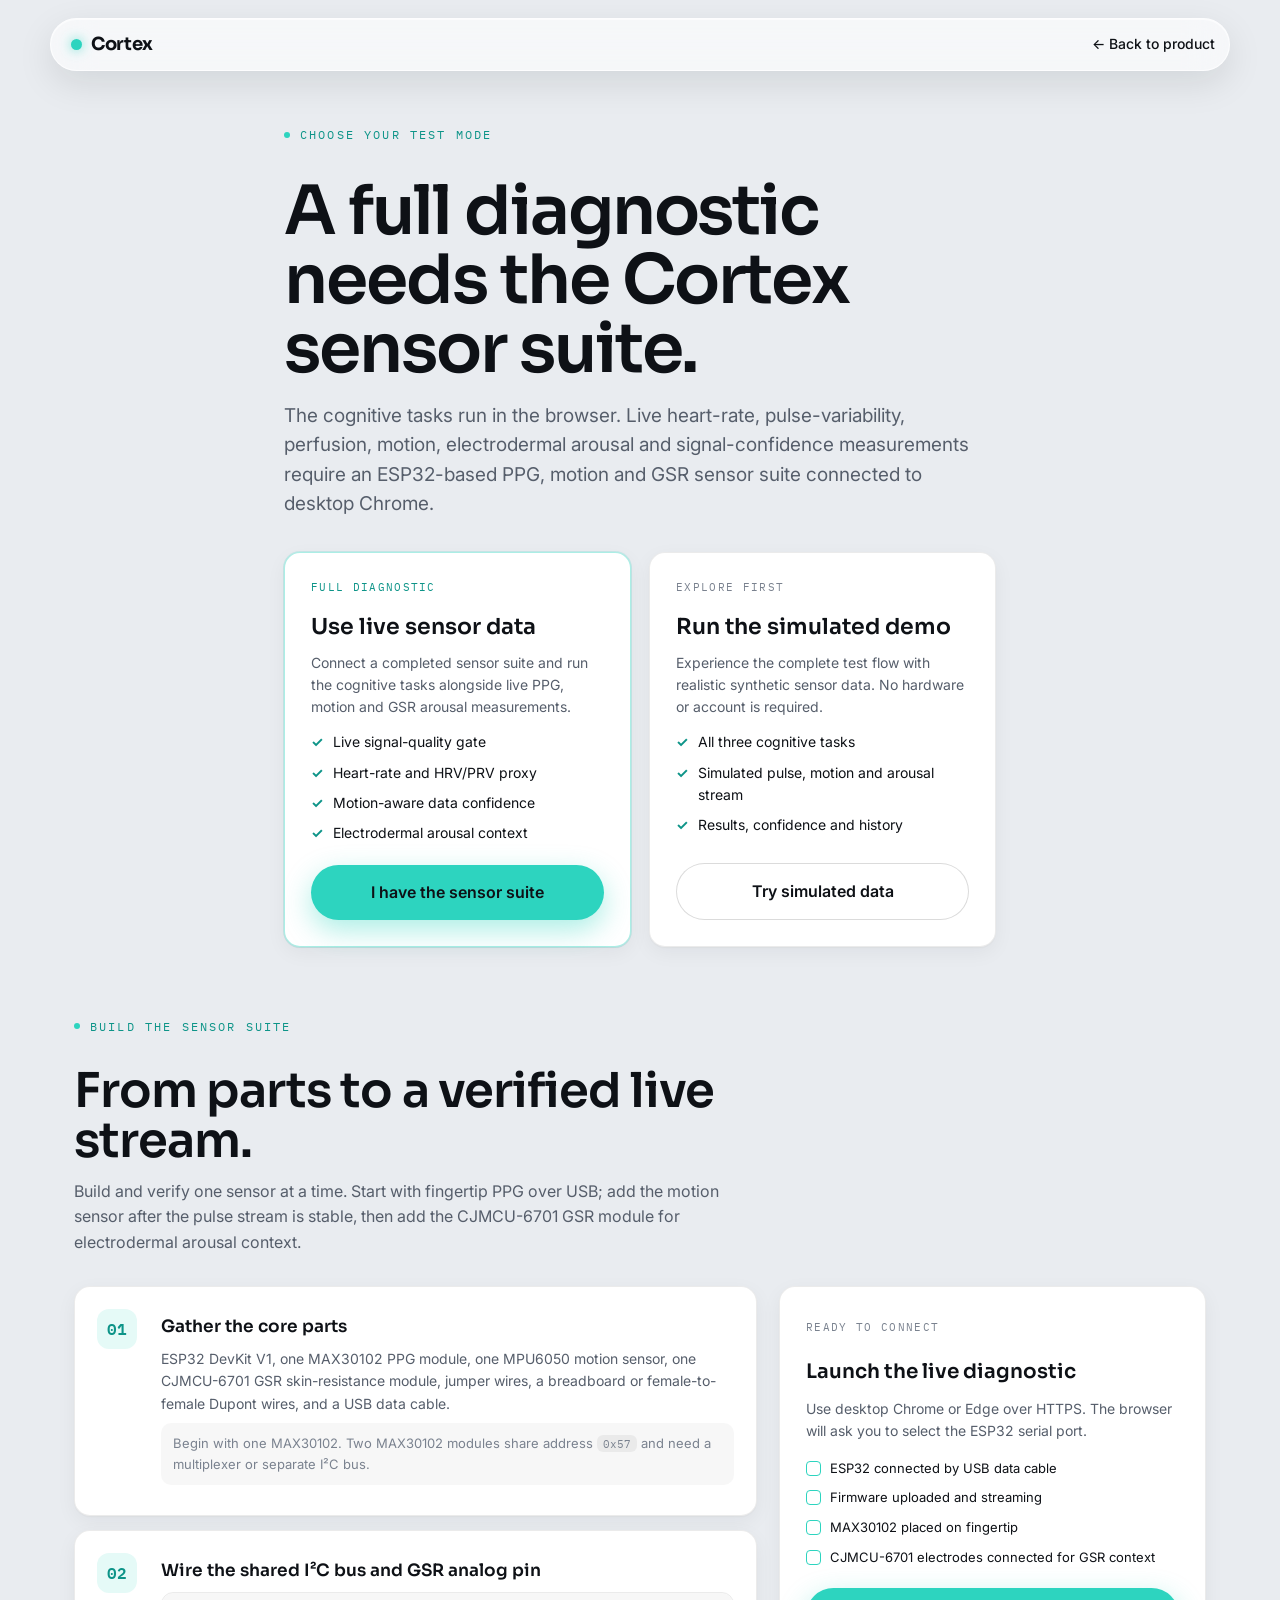
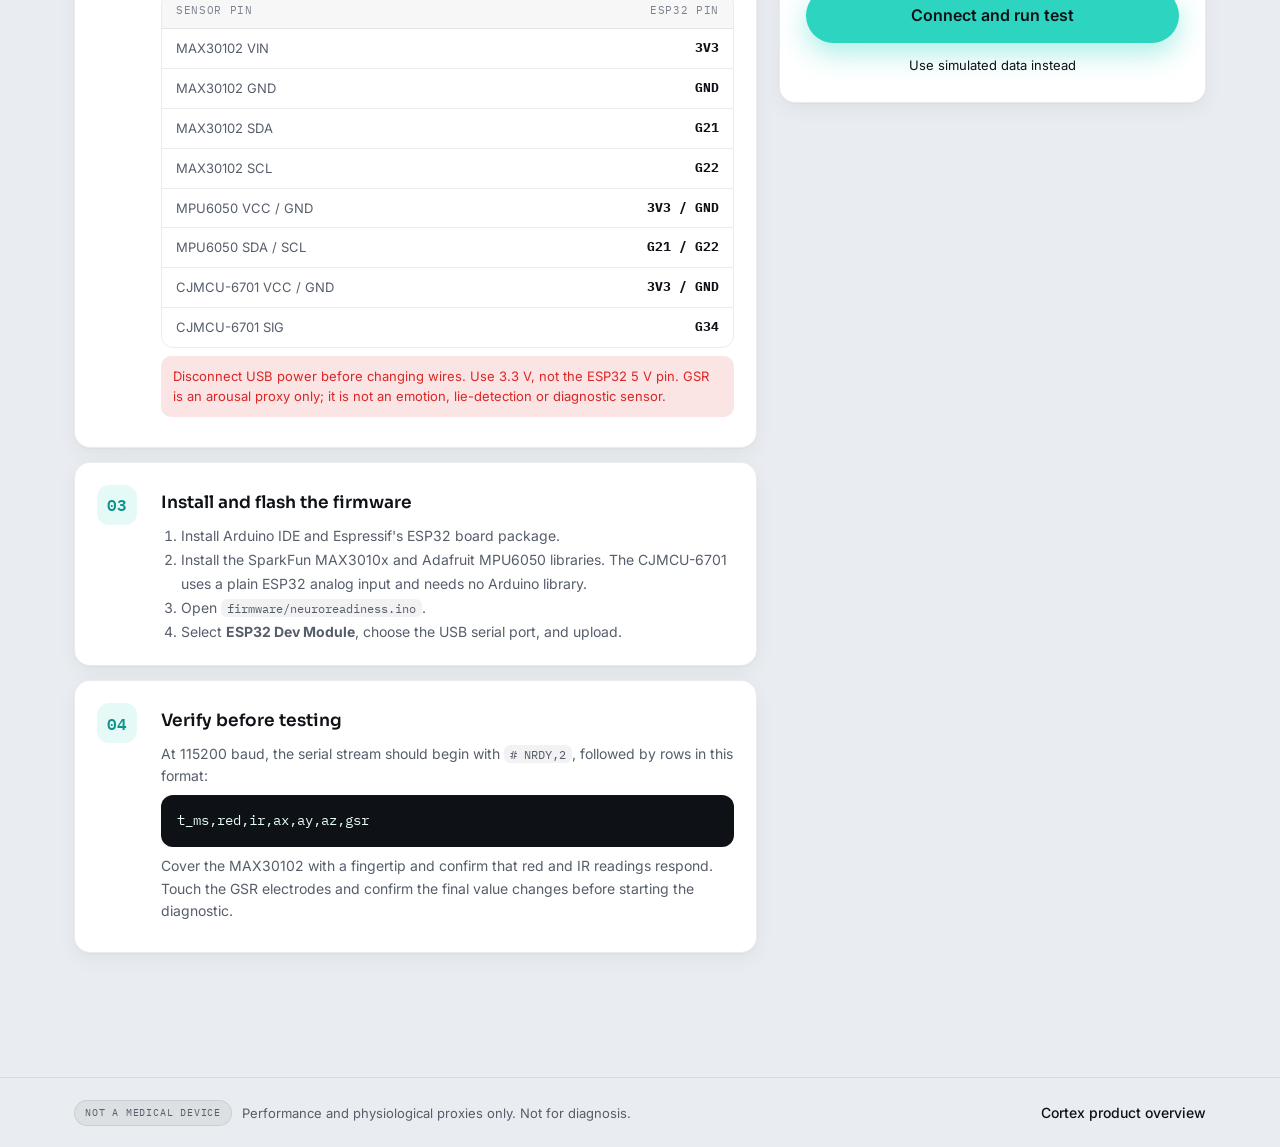
<file: sensor-setup.html>
<!DOCTYPE html>
<html lang="en">
<head>
<meta charset="UTF-8" />
<meta name="viewport" content="width=device-width, initial-scale=1.0" />
<title>Cortex — Start a Readiness Check</title>
<meta name="description" content="Choose between a full Cortex diagnostic with the sensor suite or a simulated product demonstration." />
<link rel="preconnect" href="https://fonts.googleapis.com" />
<link rel="preconnect" href="https://fonts.gstatic.com" crossorigin />
<link href="https://fonts.googleapis.com/css2?family=Sora:wght@400;500;600;700&family=Inter:wght@400;500;600&family=IBM+Plex+Mono:wght@400;500;600&display=swap" rel="stylesheet" />
<link rel="stylesheet" href="css/cortex.css" />
<link rel="manifest" href="manifest.webmanifest" />
<meta name="theme-color" content="#E9ECF0" />
<link rel="icon" href="icons/icon.svg" type="image/svg+xml" />
<style>
  /* Page-specific layout on top of the shared cortex.css design language. */
  .setup-body { background:
    radial-gradient(900px 560px at 84% -10%, rgba(45,212,191,0.10), transparent 60%),
    radial-gradient(700px 480px at 10% 8%, rgba(59,130,246,0.06), transparent 60%), var(--bg);
    min-height: 100vh; }
  .setup-main { padding: 120px 0 40px; }
  .setup-section { padding: 0 0 64px; }
  .setup-hero-inner { max-width: 760px; }
  .setup-hero-inner h1 { margin: 14px 0 16px; }

  .choice-grid { display: grid; grid-template-columns: repeat(2, 1fr); gap: 18px; margin-top: 34px; }
  .choice { padding: 26px; display: flex; flex-direction: column; }
  .choice.primary { border-color: rgba(45,212,191,0.4); box-shadow: var(--elev-card), 0 0 0 1px rgba(45,212,191,0.18); }
  .choice-label { display: inline-block; align-self: flex-start; font-family: var(--font-mono); font-size: 11px; letter-spacing: 0.12em; text-transform: uppercase; color: var(--muted); margin-bottom: 12px; }
  .choice.primary .choice-label { color: var(--teal-text); }
  .choice h2 { font-family: var(--font-display); font-weight: 600; font-size: 22px; margin: 0 0 8px; }
  .choice p { color: var(--ink-2); font-size: 14px; line-height: 1.55; margin: 0 0 14px; }
  .choice-list { list-style: none; padding: 0; margin: 0 0 20px; display: flex; flex-direction: column; gap: 8px; }
  .choice-list li { position: relative; padding-left: 22px; font-size: 14px; color: var(--ink); }
  .choice-list li::before { content: "✓"; position: absolute; left: 0; color: var(--teal-text); font-weight: 700; }
  .choice .cx-btn { margin-top: auto; }

  .setup-section-head { max-width: 680px; margin-bottom: 30px; }
  .setup-section-head h2 { margin: 12px 0 12px; }
  .setup-section-head p { color: var(--ink-2); font-size: 16px; line-height: 1.6; margin: 0; }

  .guide-layout { display: grid; grid-template-columns: 1.6fr 1fr; gap: 22px; align-items: start; }
  .guide-main { display: flex; flex-direction: column; gap: 14px; }
  .guide-step { display: grid; grid-template-columns: 48px 1fr; gap: 16px; padding: 22px; }
  .guide-num { font-family: var(--font-mono); font-weight: 600; font-size: 16px; color: var(--teal-text); background: var(--teal-dim); width: 40px; height: 40px; border-radius: 12px; display: grid; place-items: center; }
  .guide-step h3 { font-family: var(--font-display); font-weight: 600; font-size: 17px; margin: 4px 0 8px; }
  .guide-step p { color: var(--ink-2); font-size: 14px; line-height: 1.6; margin: 0 0 8px; }
  .guide-step ol { color: var(--ink-2); font-size: 14px; line-height: 1.7; margin: 6px 0 0; padding-left: 20px; }
  .guide-note { font-size: 13px !important; color: var(--muted) !important; padding: 10px 12px; background: rgba(0,0,0,0.03); border-radius: 10px; }
  .warning-note { color: var(--down) !important; background: var(--down-dim); }
  code { font-family: var(--font-mono); font-size: 0.88em; background: rgba(0,0,0,0.05); padding: 1px 6px; border-radius: 6px; }
  pre { background: var(--ink); color: #E6FBF6; border-radius: 12px; padding: 14px 16px; overflow-x: auto; margin: 8px 0; }
  pre code { background: none; padding: 0; color: inherit; }

  .wire-table { margin: 4px 0 8px; border: 1px solid var(--line); border-radius: 12px; overflow: hidden; }
  .wire-row { display: grid; grid-template-columns: 1fr auto; gap: 12px; padding: 9px 14px; font-size: 13px; border-bottom: 1px solid var(--line); }
  .wire-row:last-child { border-bottom: none; }
  .wire-row span:first-child { color: var(--ink-2); }
  .wire-row strong { font-family: var(--font-mono); color: var(--ink); }
  .wire-head { background: rgba(0,0,0,0.03); font-family: var(--font-mono); font-size: 11px; letter-spacing: 0.06em; text-transform: uppercase; color: var(--muted); }
  .wire-head span { color: var(--muted) !important; }

  .connect-panel { padding: 26px; position: sticky; top: 110px; }
  .connect-panel h2 { font-family: var(--font-display); font-weight: 600; font-size: 20px; margin: 8px 0 10px; }
  .connect-panel > p { color: var(--ink-2); font-size: 14px; line-height: 1.55; margin: 0 0 16px; }
  .connect-checks { display: flex; flex-direction: column; gap: 9px; margin-bottom: 20px; }
  .connect-checks span { position: relative; padding-left: 24px; font-size: 13px; color: var(--ink); }
  .connect-checks span::before { content: ""; position: absolute; left: 0; top: 3px; width: 13px; height: 13px; border-radius: 4px; border: 1.5px solid var(--teal); }
  .connect-panel .cx-btn { width: 100%; }
  .text-link { display: block; text-align: center; margin-top: 12px; font-size: 13px; color: var(--ink-2); text-decoration: none; }
  .text-link:hover { color: var(--ink); }

  .setup-footer { border-top: 1px solid var(--line); padding: 22px 0; margin-top: 20px; }
  .footer-bottom { display: flex; align-items: center; justify-content: space-between; gap: 16px; flex-wrap: wrap; }
  .fb-note { font-size: 13px; color: var(--ink-2); display: inline-flex; align-items: center; gap: 10px; }
  .nm-pill { font-family: var(--font-mono); font-size: 10px; letter-spacing: 0.08em; text-transform: uppercase; color: var(--ink-2); background: rgba(0,0,0,0.05); border: 1px solid var(--line); padding: 4px 10px; border-radius: var(--r-pill); }
  .setup-back { text-decoration: none; color: var(--ink-2); font-size: 14px; font-weight: 500; }
  .setup-back:hover { color: var(--ink); }

  @media (max-width: 860px) {
    .choice-grid { grid-template-columns: 1fr; }
    .guide-layout { grid-template-columns: 1fr; }
    .connect-panel { position: static; }
  }
</style>
</head>
<body class="cx setup-body">
<nav data-cx-nav class="cx-nav">
  <a class="cx-brand" href="index.html" aria-label="Cortex home"><span class="node"></span><span class="wordmark">Cortex</span></a>
  <a class="setup-back" href="index.html">← Back to product</a>
</nav>

<main class="setup-main">
  <section class="setup-section">
    <div class="cx-wrap setup-hero-inner">
      <span class="cx-eyebrow"><span class="dot"></span>Choose your test mode</span>
      <h1 class="cx-h1">A full diagnostic needs the Cortex sensor suite.</h1>
      <p class="cx-lede">The cognitive tasks run in the browser. Live heart-rate, pulse-variability, perfusion, motion, electrodermal arousal and signal-confidence measurements require an ESP32-based PPG, motion and GSR sensor suite connected to desktop Chrome.</p>
      <div class="choice-grid">
        <article class="cx-card glass choice primary">
          <span class="choice-label">Full diagnostic</span>
          <h2>Use live sensor data</h2>
          <p>Connect a completed sensor suite and run the cognitive tasks alongside live PPG, motion and GSR arousal measurements.</p>
          <ul class="choice-list">
            <li>Live signal-quality gate</li>
            <li>Heart-rate and HRV/PRV proxy</li>
            <li>Motion-aware data confidence</li>
            <li>Electrodermal arousal context</li>
          </ul>
          <a class="cx-btn cx-btn-primary cx-btn-lg" href="app.html?source=serial#/check">I have the sensor suite</a>
        </article>
        <article class="cx-card glass choice">
          <span class="choice-label">Explore first</span>
          <h2>Run the simulated demo</h2>
          <p>Experience the complete test flow with realistic synthetic sensor data. No hardware or account is required.</p>
          <ul class="choice-list">
            <li>All three cognitive tasks</li>
            <li>Simulated pulse, motion and arousal stream</li>
            <li>Results, confidence and history</li>
          </ul>
          <a class="cx-btn cx-btn-ghost cx-btn-lg" href="app.html?source=demo#/check">Try simulated data</a>
        </article>
      </div>
    </div>
  </section>

  <section class="setup-section" id="build">
    <div class="cx-wrap">
      <div class="setup-section-head">
        <span class="cx-eyebrow"><span class="dot"></span>Build the sensor suite</span>
        <h2 class="cx-h2">From parts to a verified live stream.</h2>
        <p>Build and verify one sensor at a time. Start with fingertip PPG over USB; add the motion sensor after the pulse stream is stable, then add the CJMCU-6701 GSR module for electrodermal arousal context.</p>
      </div>

      <div class="guide-layout">
        <div class="guide-main">
          <article class="cx-card glass guide-step">
            <span class="guide-num">01</span>
            <div>
              <h3>Gather the core parts</h3>
              <p>ESP32 DevKit V1, one MAX30102 PPG module, one MPU6050 motion sensor, one CJMCU-6701 GSR skin-resistance module, jumper wires, a breadboard or female-to-female Dupont wires, and a USB data cable.</p>
              <p class="guide-note">Begin with one MAX30102. Two MAX30102 modules share address <code>0x57</code> and need a multiplexer or separate I²C bus.</p>
            </div>
          </article>

          <article class="cx-card glass guide-step">
            <span class="guide-num">02</span>
            <div>
              <h3>Wire the shared I²C bus and GSR analog pin</h3>
              <div class="wire-table" role="table" aria-label="Sensor wiring">
                <div class="wire-row wire-head" role="row"><span>Sensor pin</span><span>ESP32 pin</span></div>
                <div class="wire-row" role="row"><span>MAX30102 VIN</span><strong>3V3</strong></div>
                <div class="wire-row" role="row"><span>MAX30102 GND</span><strong>GND</strong></div>
                <div class="wire-row" role="row"><span>MAX30102 SDA</span><strong>G21</strong></div>
                <div class="wire-row" role="row"><span>MAX30102 SCL</span><strong>G22</strong></div>
                <div class="wire-row" role="row"><span>MPU6050 VCC / GND</span><strong>3V3 / GND</strong></div>
                <div class="wire-row" role="row"><span>MPU6050 SDA / SCL</span><strong>G21 / G22</strong></div>
                <div class="wire-row" role="row"><span>CJMCU-6701 VCC / GND</span><strong>3V3 / GND</strong></div>
                <div class="wire-row" role="row"><span>CJMCU-6701 SIG</span><strong>G34</strong></div>
              </div>
              <p class="guide-note warning-note">Disconnect USB power before changing wires. Use 3.3 V, not the ESP32 5 V pin. GSR is an arousal proxy only; it is not an emotion, lie-detection or diagnostic sensor.</p>
            </div>
          </article>

          <article class="cx-card glass guide-step">
            <span class="guide-num">03</span>
            <div>
              <h3>Install and flash the firmware</h3>
              <ol>
                <li>Install Arduino IDE and Espressif's ESP32 board package.</li>
                <li>Install the SparkFun MAX3010x and Adafruit MPU6050 libraries. The CJMCU-6701 uses a plain ESP32 analog input and needs no Arduino library.</li>
                <li>Open <code>firmware/neuroreadiness.ino</code>.</li>
                <li>Select <strong>ESP32 Dev Module</strong>, choose the USB serial port, and upload.</li>
              </ol>
            </div>
          </article>

          <article class="cx-card glass guide-step">
            <span class="guide-num">04</span>
            <div>
              <h3>Verify before testing</h3>
              <p>At 115200 baud, the serial stream should begin with <code># NRDY,2</code>, followed by rows in this format:</p>
              <pre><code>t_ms,red,ir,ax,ay,az,gsr</code></pre>
              <p>Cover the MAX30102 with a fingertip and confirm that red and IR readings respond. Touch the GSR electrodes and confirm the final value changes before starting the diagnostic.</p>
            </div>
          </article>
        </div>

        <aside class="cx-card glass connect-panel" id="connect">
          <span class="choice-label">Ready to connect</span>
          <h2>Launch the live diagnostic</h2>
          <p>Use desktop Chrome or Edge over HTTPS. The browser will ask you to select the ESP32 serial port.</p>
          <div class="connect-checks">
            <span>ESP32 connected by USB data cable</span>
            <span>Firmware uploaded and streaming</span>
            <span>MAX30102 placed on fingertip</span>
            <span>CJMCU-6701 electrodes connected for GSR context</span>
          </div>
          <a class="cx-btn cx-btn-primary cx-btn-lg" href="app.html?source=serial#/check">Connect and run test</a>
          <a class="text-link" href="app.html?source=demo#/check">Use simulated data instead</a>
        </aside>
      </div>
    </div>
  </section>
</main>

<footer class="setup-footer">
  <div class="cx-wrap footer-bottom">
    <span class="fb-note"><span class="nm-pill">Not a medical device</span>Performance and physiological proxies only. Not for diagnosis.</span>
    <a class="setup-back" href="index.html">Cortex product overview</a>
  </div>
</footer>

<script src="js/landing.js" defer></script>
</body>
</html>
</file>
<file: css/cortex.css>
/* =============================================================
   Cortex — cortex.css
   The shared light design system for the whole product: landing,
   auth, and dashboard read as one surface. The instrument (app.html)
   keeps styles.css but inherits the same tokens defined here.

   Color-coding is load-bearing & honesty-critical:
     teal   = cognition / readiness / primary action
     blue   = physiology / biometrics ONLY
     violet = social / compete world
     amber  = RESERVED for low / uncertain signal quality ONLY
              (never decorative — this rule survives the redesign)
   Adopted from design_handoff_cortex/tokens.css.
   ============================================================= */

:root {
  /* ---- Surfaces (light, cool undertone) ---- */
  --bg:            #E9ECF0;
  --bg-elev-1:     #FFFFFF;
  --bg-elev-2:     #F7F8FA;
  --bg-elev-3:     #FFFFFF;
  --bg-inset:      #F0F2F5;

  --line:          rgba(0,0,0,0.08);
  --line-strong:   rgba(0,0,0,0.14);
  --line-faint:    rgba(0,0,0,0.05);

  /* ---- Ink ---- */
  --ink:           #0E1116;
  --ink-2:         #565E6B;
  --muted:         #7A828F;
  --ink-on-accent: #04110F;

  /* ---- Accents ---- */
  --teal:          #2DD4BF;
  --teal-strong:   #14B8A6;
  --teal-text:     #0D9488;
  --teal-dim:      rgba(45,212,191,0.12);
  --teal-line:     rgba(45,212,191,0.35);

  --blue:          #3B82F6;
  --blue-strong:   #2563EB;
  --blue-text:     #2563EB;
  --blue-dim:      rgba(59,130,246,0.12);
  --blue-line:     rgba(59,130,246,0.35);

  --violet:        #8B5CF6;
  --indigo:        #6366F1;
  --violet-text:   #7C3AED;
  --violet-dim:    rgba(139,92,246,0.12);
  --violet-line:   rgba(139,92,246,0.35);

  /* ---- Signal-quality (LOAD-BEARING; not decorative) ---- */
  --amber:         #F59E0B;
  --amber-strong:  #D97706;
  --amber-text:    #B45309;
  --amber-dim:     rgba(245,158,11,0.14);
  --amber-line:    rgba(245,158,11,0.42);

  /* ---- Trend pair (always pair with arrow + label) ---- */
  --up:            #16A34A;
  --up-dim:        rgba(22,163,74,0.14);
  --down:          #DC2626;
  --down-dim:      rgba(220,38,38,0.12);

  /* ---- Type ---- */
  --font-display:  "Sora", system-ui, sans-serif;
  --font-ui:       "Inter", system-ui, sans-serif;
  --font-mono:     "IBM Plex Mono", ui-monospace, monospace;

  --tracking-label: 0.12em;
  --tracking-tight: -0.02em;

  /* ---- Spacing (4 / 8 base) ---- */
  --sp-1: 4px;  --sp-2: 8px;  --sp-3: 12px; --sp-4: 16px;
  --sp-5: 24px; --sp-6: 32px; --sp-7: 48px; --sp-8: 64px; --sp-9: 96px;

  /* ---- Radius ---- */
  --r-sm:   8px;
  --r-md:   12px;
  --r-card: 16px;
  --r-lg:   20px;
  --r-pill: 999px;

  /* ---- Elevation ---- */
  --elev-card:  0 1px 2px rgba(15,20,30,0.04), 0 6px 20px rgba(15,20,30,0.05);
  --elev-float: 0 12px 40px rgba(15,20,30,0.12), 0 1px 0 rgba(255,255,255,0.6) inset;
  --elev-glow-teal:  0 0 0 1px var(--teal-line), 0 0 28px rgba(45,212,191,0.20);
  --elev-glow-amber: 0 0 0 1px var(--amber-line), 0 0 26px rgba(245,158,11,0.18);

  /* ---- Motion ---- */
  --dur-fast:   120ms;
  --dur-base:   200ms;
  --dur-slow:   400ms;
  --dur-reveal: 600ms;
  --dur-count:  900ms;
  --dur-pulse:  1600ms;
  --ease:       cubic-bezier(0.4, 0, 0.2, 1);
  --ease-out:   cubic-bezier(0.16, 1, 0.3, 1);

  /* ---- Layout ---- */
  --content-max: 1180px;
  --gutter:      24px;
  --bp-mobile:   480px;
  --bp-tablet:   768px;
  --bp-desktop:  1024px;

  /* ---- Legacy aliases (so styles.css / app.html keep working) ---- */
  --bg-2: var(--bg-elev-2);
  --bg-3: var(--bg-inset);
  --panel: var(--bg-elev-1);
  --panel-2: var(--bg-elev-2);
  --bg-cool: var(--bg-inset);
  --muted-2: var(--muted);
  --teal-ink: var(--teal-text);
  --teal-deep: #0B6E63;
  --amber-bright: var(--amber-strong);
  --radius: var(--r-card);
  --mono: var(--font-mono);
  --display: var(--font-display);
  --body: var(--font-ui);
}

/* Reduced-motion: collapse signature animations + kill transitions globally */
@media (prefers-reduced-motion: reduce) {
  :root { --dur-fast:0ms; --dur-base:0ms; --dur-slow:0ms; --dur-reveal:0ms;
          --dur-count:0ms; --dur-pulse:0ms; }
  *, *::before, *::after { animation: none !important; transition: none !important; }
}

/* ============================ BASE ============================ */
* { box-sizing: border-box; }
html, body { margin: 0; padding: 0; }
html { -webkit-text-size-adjust: 100%; scroll-behavior: smooth; }
body.cx {
  font-family: var(--font-ui);
  color: var(--ink);
  background: var(--bg);
  line-height: 1.6;
  -webkit-font-smoothing: antialiased;
  overflow-x: hidden;
}
.cx ::selection { background: rgba(45,212,191,0.28); }
.cx img { max-width: 100%; display: block; }
.cx a { color: inherit; }
.cx-hidden, .hidden { display: none !important; }

.cx-wrap { width: 100%; max-width: var(--content-max); margin: 0 auto; padding: 0 var(--gutter); }

/* Typography helpers */
.cx-eyebrow {
  font-family: var(--font-mono); font-size: 12px; letter-spacing: 0.18em;
  text-transform: uppercase; color: var(--teal-text);
  display: inline-flex; align-items: center; gap: 10px; margin: 0 0 18px;
}
.cx-eyebrow .dot { width: 6px; height: 6px; border-radius: 50%; background: var(--teal); }
.cx-h1 { font-family: var(--font-display); font-weight: 600; font-size: clamp(38px,5.4vw,68px); line-height: 1.02; letter-spacing: -0.03em; margin: 0; }
.cx-h2 { font-family: var(--font-display); font-weight: 600; font-size: clamp(30px,4vw,48px); line-height: 1.05; letter-spacing: -0.02em; margin: 0; }
.cx-h3 { font-family: var(--font-display); font-weight: 600; font-size: 24px; line-height: 1.22; margin: 0; }
.cx-lede { font-size: 19px; line-height: 1.55; color: var(--ink-2); margin: 0; }
.mono { font-family: var(--font-mono); }

/* ============================ GLASS ============================ */
.glass {
  background: rgba(255,255,255,0.62);
  -webkit-backdrop-filter: blur(20px) saturate(140%);
  backdrop-filter: blur(20px) saturate(140%);
  border: 1px solid rgba(255,255,255,0.7);
  border-radius: var(--r-lg);
  box-shadow: inset 0 1px 0 rgba(255,255,255,0.6), 0 20px 50px rgba(12,17,22,0.12);
}
.glass-dark {
  background: rgba(18,28,30,0.5);
  -webkit-backdrop-filter: blur(20px) saturate(150%);
  backdrop-filter: blur(20px) saturate(150%);
  border: 1px solid rgba(255,255,255,0.16);
  border-radius: var(--r-lg);
  box-shadow: inset 0 1px 0 rgba(255,255,255,0.14), 0 30px 70px rgba(0,0,0,0.5);
}
@supports not ((backdrop-filter: blur(1px)) or (-webkit-backdrop-filter: blur(1px))) {
  .glass { background: rgba(255,255,255,0.92); }
  .glass-dark { background: rgba(18,28,30,0.92); }
}

/* ============================ BUTTONS ============================ */
.cx-btn {
  display: inline-flex; align-items: center; justify-content: center; gap: 9px;
  font-family: var(--font-ui); font-weight: 600; font-size: 15px;
  text-decoration: none; cursor: pointer; border: none;
  padding: 13px 26px; border-radius: var(--r-pill); min-height: 44px;
  transition: background var(--dur-base), transform var(--dur-base), box-shadow var(--dur-base);
}
.cx-btn-primary { background: var(--teal); color: var(--ink-on-accent); box-shadow: 0 10px 28px rgba(45,212,191,0.40); }
.cx-btn-primary:hover { background: var(--teal-strong); transform: translateY(-2px); }
.cx-btn-ghost {
  color: var(--ink); border: 1px solid var(--line-strong); background: rgba(255,255,255,0.55);
  -webkit-backdrop-filter: blur(8px); backdrop-filter: blur(8px);
}
.cx-btn-ghost:hover { background: rgba(255,255,255,0.9); }
.cx-btn-lg { font-size: 16px; padding: 15px 30px; }
.cx-btn:focus-visible { outline: 2px solid var(--teal-text); outline-offset: 2px; }

/* ============================ FLOATING NAV ============================ */
.cx-nav {
  position: fixed; top: 18px; left: 50%; transform: translateX(-50%); z-index: 100;
  width: min(1180px, calc(100% - 32px));
  display: flex; align-items: center; justify-content: space-between; gap: 16px;
  padding: 11px 14px 11px 20px;
  background: rgba(255,255,255,0.6);
  -webkit-backdrop-filter: blur(20px) saturate(140%);
  backdrop-filter: blur(20px) saturate(140%);
  border: 1px solid rgba(255,255,255,0.7); border-radius: var(--r-pill);
  box-shadow: inset 0 1px 0 rgba(255,255,255,0.6), 0 12px 36px rgba(12,17,22,0.1);
  transition: padding var(--dur-slow) var(--ease), background var(--dur-slow);
}
.cx-nav.scrolled { padding: 8px 12px 8px 18px; background: rgba(255,255,255,0.82); }
.cx-brand { display: flex; align-items: center; gap: 9px; text-decoration: none; color: var(--ink); }
.cx-brand .node { width: 11px; height: 11px; border-radius: 50%; background: var(--teal); box-shadow: 0 0 12px rgba(45,212,191,0.7); }
.cx-brand .wordmark { font-family: var(--font-display); font-weight: 700; font-size: 18px; letter-spacing: -0.02em; }
.cx-navlinks { display: flex; align-items: center; gap: 28px; font-size: 14px; font-weight: 500; color: var(--ink-2); }
.cx-navlinks a { text-decoration: none; color: inherit; transition: color var(--dur-base); }
.cx-navlinks a:hover { color: var(--ink); }
/* Scroll-spy active state — glowing teal underline, mirrors the app's
   .nav-link.active so the two navs read as one design language. */
.cx-navlink { position: relative; padding: 6px 2px; }
.cx-navlink.active { color: var(--teal-text); }
.cx-navlink.active::after {
  content: ""; position: absolute; left: 0; right: 0; bottom: -3px;
  height: 2px; border-radius: 2px; background: var(--teal);
  box-shadow: 0 0 10px rgba(45,212,191,0.85), 0 0 3px rgba(45,212,191,0.9);
  animation: cxNavGlow .35s cubic-bezier(.16,1,.3,1);
}
@keyframes cxNavGlow { from { opacity: 0; transform: scaleX(.4); } to { opacity: 1; transform: scaleX(1); } }
@media (prefers-reduced-motion: reduce) { .cx-navlink.active::after { animation: none; } }
.cx-nav-right { display: flex; align-items: center; gap: 8px; }
.cx-nav-signin { text-decoration: none; color: var(--ink-2); font-size: 14px; font-weight: 500; padding: 9px 14px; border-radius: var(--r-pill); }
.cx-nav-burger { display: none; }

/* ============================ PILLS / CHIPS ============================ */
.cx-pill { display: inline-flex; align-items: center; gap: 7px; padding: 8px 14px; border-radius: var(--r-pill); border: 1px solid var(--line-strong); font-size: 13px; color: var(--ink-2); background: rgba(255,255,255,0.5); }

/* Confidence chip — first-class state component. Default = high. */
.conf-chip {
  display: inline-flex; align-items: center; gap: 6px; padding: 4px 10px;
  border-radius: var(--r-pill); font-family: var(--font-mono); font-size: 11px; letter-spacing: 0.04em;
  background: var(--teal-dim); color: var(--teal-text); border: 1px solid var(--teal-line);
}
.conf-chip .dot { width: 6px; height: 6px; border-radius: 50%; background: var(--teal); }
.conf-chip .ic { font-style: normal; font-weight: 700; }
.conf-chip.low { background: var(--amber-dim); color: var(--amber-text); border-color: var(--amber-line); }
.conf-chip.low .dot { background: var(--amber); }

/* Trend delta — never color alone; arrow + sign + label */
.trend-up { color: var(--up); font-weight: 600; }
.trend-down { color: var(--down); font-weight: 600; }
.trend-flat { color: var(--muted); font-weight: 600; }

/* ============================ CARDS ============================ */
.cx-card { background: var(--bg-elev-1); border: 1px solid var(--line); border-radius: var(--r-card); box-shadow: var(--elev-card); padding: var(--sp-5); }
.cx-label { font-family: var(--font-mono); font-size: 11px; letter-spacing: var(--tracking-label); text-transform: uppercase; color: var(--muted); }

/* Score ring (SVG) — shared rotation/cap */
.cx-ring svg { transform: rotate(-90deg); }
.cx-ring .track { stroke: rgba(0,0,0,0.07); }
.cx-ring .arc { stroke: var(--teal); stroke-linecap: round; filter: drop-shadow(0 0 8px rgba(45,212,191,0.5)); transition: stroke-dashoffset 1.1s var(--ease-out); }
.cx-ring.low .arc { stroke: var(--amber); filter: drop-shadow(0 0 8px rgba(245,158,11,0.45)); }

/* ============================ TREND CHART (reused by history.js chartSVG) === */
svg.chart { width: 100%; height: auto; display: block; background: transparent; }
.chart-grid { stroke: rgba(12,17,22,0.06); stroke-width: 1; }
.chart-axis { fill: var(--muted); font-family: var(--font-mono); font-size: 10px; }
.chart-band { fill: rgba(45,212,191,0.10); }
.chart-mean { stroke: var(--muted); stroke-width: 1; stroke-dasharray: 4 4; opacity: 0.7; }
.chart-line { stroke: var(--teal); stroke-width: 2; fill: none; }
.chart-dot { stroke: var(--bg-elev-1); stroke-width: 1.5; }
.chart-dot.good { fill: var(--up); }
.chart-dot.bad { fill: var(--down); }
.chart-dot.neutral { fill: var(--muted); }
.chart-empty { fill: var(--muted); font-family: var(--font-ui); font-size: 14px; }

/* ============================ MOTION UTILITIES ============================ */
[data-reveal] { opacity: 0; transform: translateY(28px); transition: opacity .7s var(--ease-out), transform .7s var(--ease-out); }
[data-reveal].in { opacity: 1; transform: none; }
@media (prefers-reduced-motion: reduce) { [data-reveal] { opacity: 1 !important; transform: none !important; } }

@keyframes cxPulse { 0%,100% { opacity: .35; transform: scale(1); } 50% { opacity: 1; transform: scale(1.7); } }
@keyframes cxZoom { from { transform: scale(1); } to { transform: scale(1.09); } }
.live-dot { width: 7px; height: 7px; border-radius: 50%; background: var(--teal); animation: cxPulse var(--dur-pulse) ease-in-out infinite; }

/* ============================ FOOTER ============================ */
.cx-footer { background: #0B1316; color: #9AA6AE; padding: 56px 24px 40px; }
.cx-footer a { color: #9AA6AE; text-decoration: none; }
.cx-footer a:hover { color: #F4F8F8; }
.cx-footer .cols { max-width: var(--content-max); margin: 0 auto; display: grid; grid-template-columns: 1.4fr 1fr 1fr 1fr; gap: 32px; }
.cx-footer .brand-col .wordmark { font-family: var(--font-display); font-weight: 700; font-size: 18px; color: #F4F8F8; }
.cx-footer .col-head { font-family: var(--font-mono); font-size: 11px; letter-spacing: 0.12em; text-transform: uppercase; color: #5C6670; margin-bottom: 14px; }
.cx-footer .col-links { display: flex; flex-direction: column; gap: 10px; font-size: 14px; }
.cx-footer .legal { max-width: var(--content-max); margin: 36px auto 0; padding-top: 24px; border-top: 1px solid rgba(255,255,255,0.08); display: flex; justify-content: space-between; flex-wrap: wrap; gap: 12px; font-size: 12px; color: #5C6670; }

/* ============================ RESPONSIVE ============================ */
@media (max-width: 860px) {
  .cx-navlinks { display: none; }
  .cx-nav-signin { display: none; }
  .cx-footer .cols { grid-template-columns: 1fr 1fr; gap: 24px; }
}
@media (max-width: 480px) {
  :root { --gutter: 18px; }
  .cx-footer .cols { grid-template-columns: 1fr; }
  /* Cap blur on small screens — glass blur is a mobile perf risk */
  .glass, .glass-dark, .cx-nav { -webkit-backdrop-filter: blur(12px) saturate(130%); backdrop-filter: blur(12px) saturate(130%); }
}
</file>
